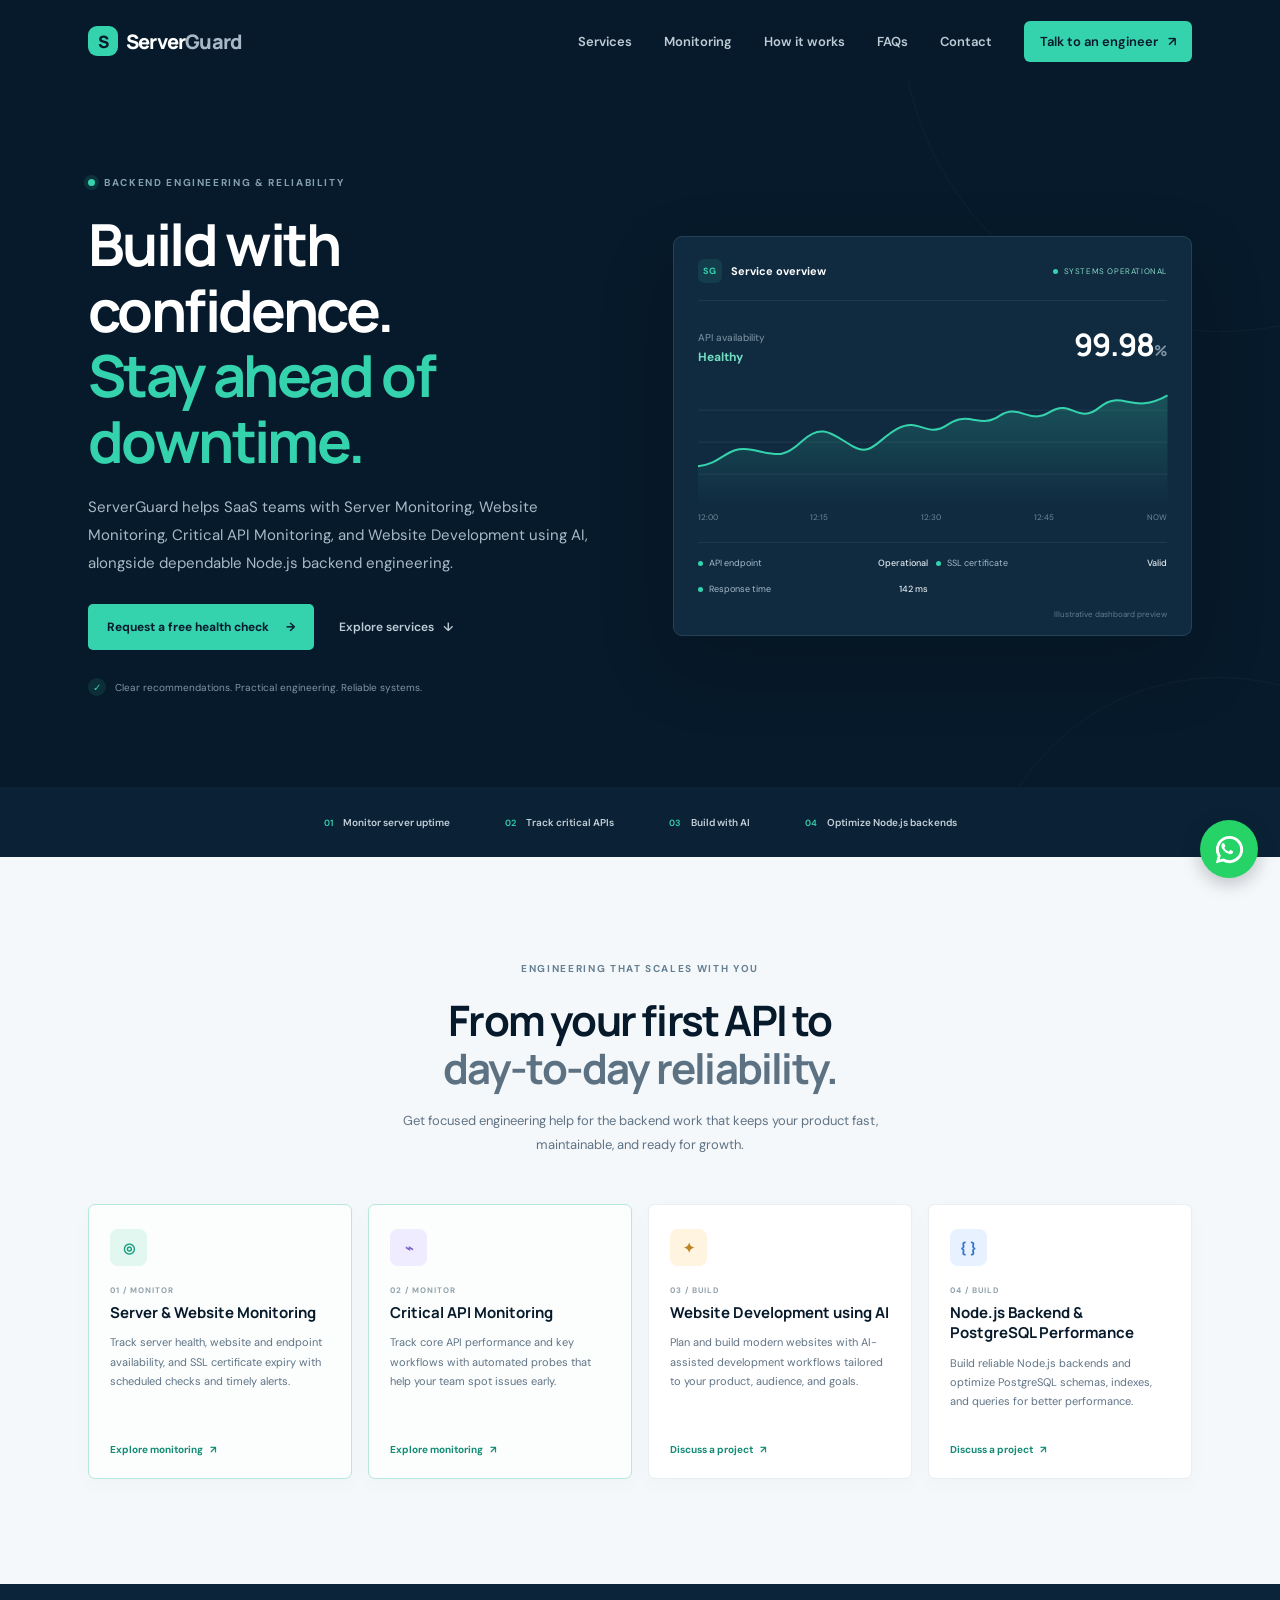
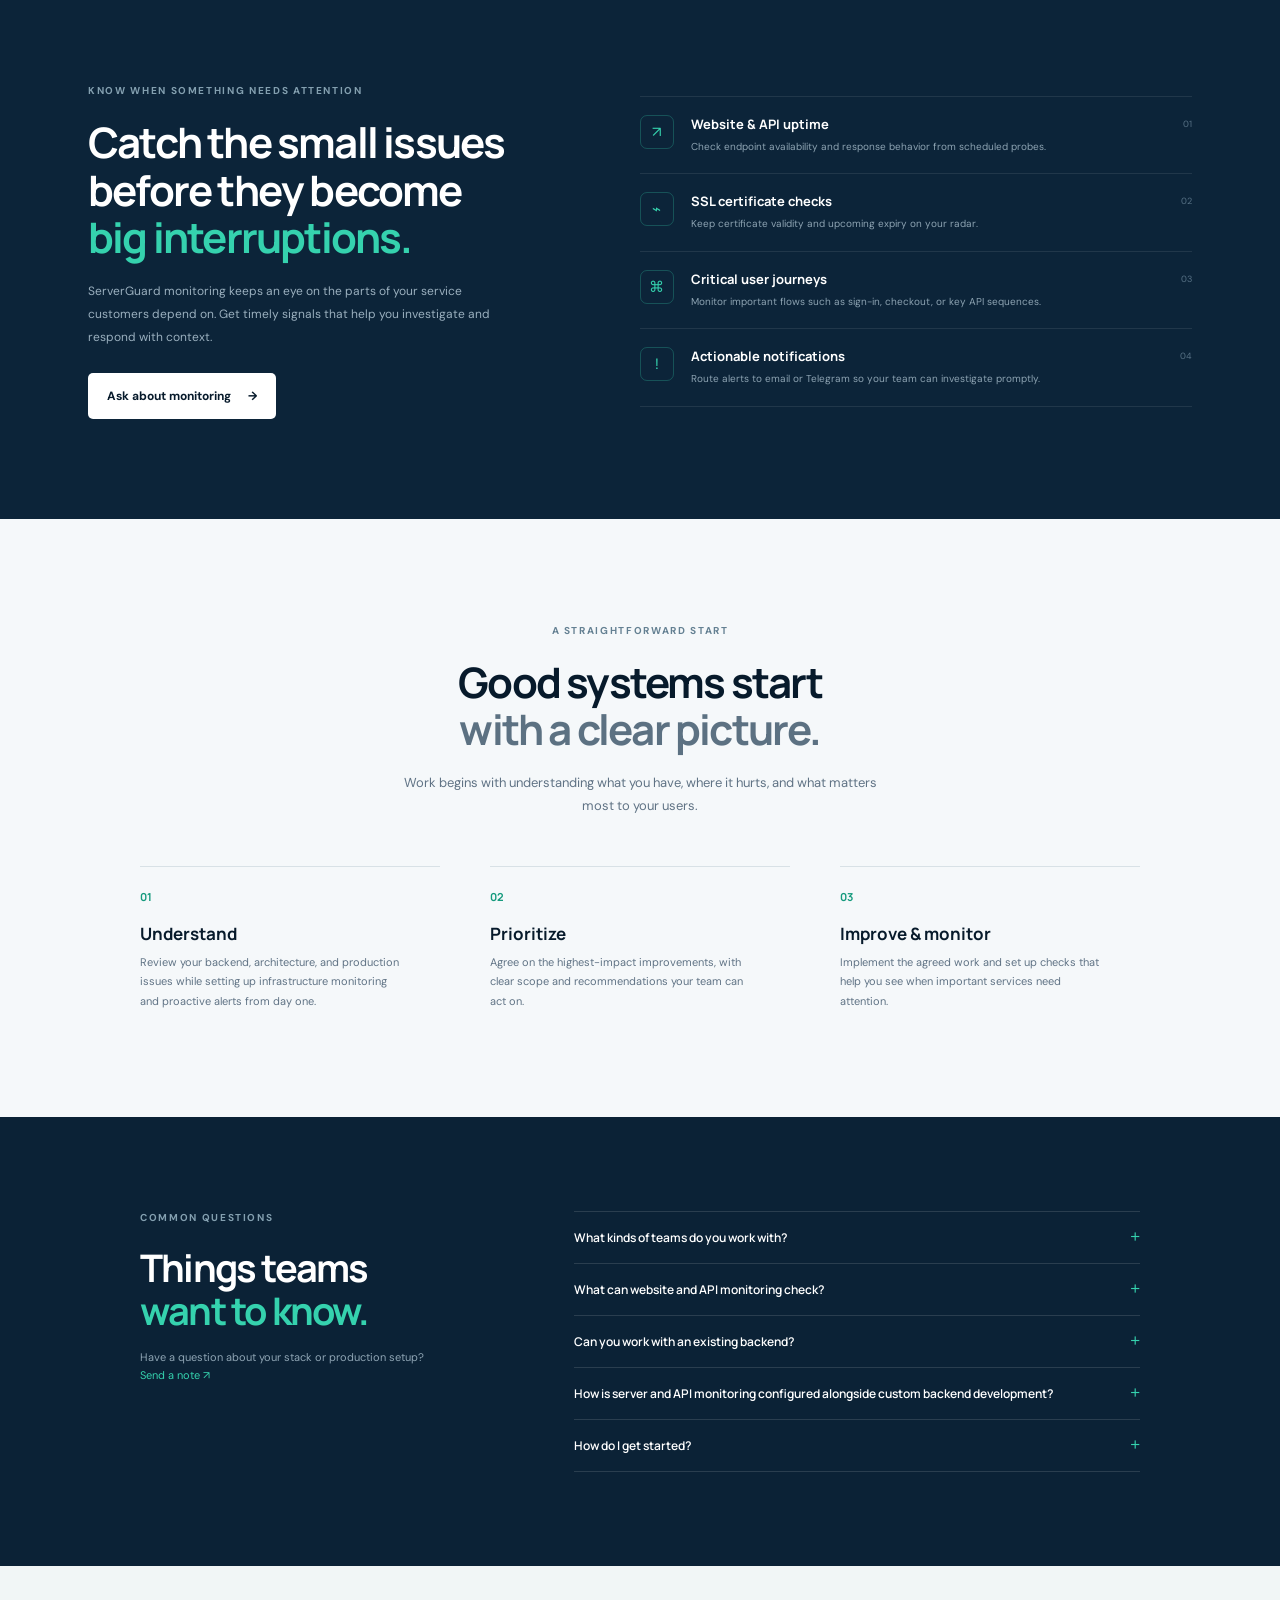
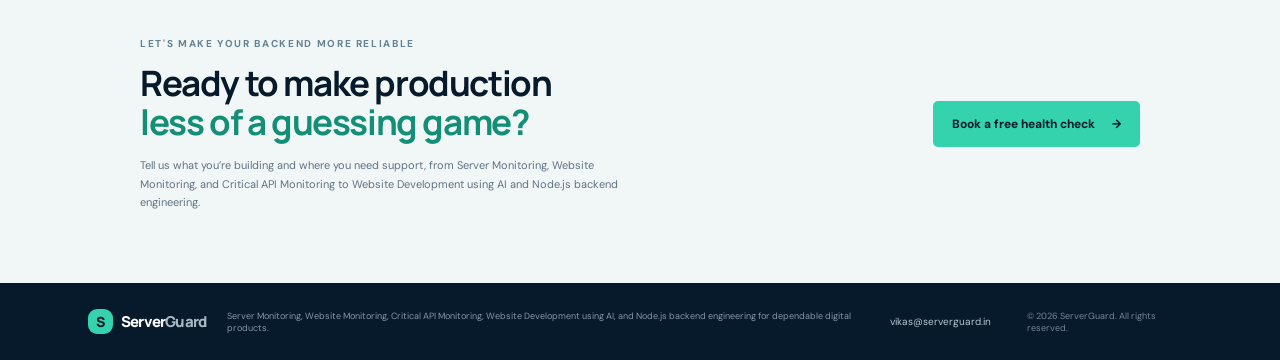
<file: index.html>
<!doctype html>
<html lang="en">
<head>
  <meta charset="utf-8">
  <meta name="viewport" content="width=device-width, initial-scale=1">
  <meta name="theme-color" content="#071a2b">
  <meta name="description" content="ServerGuard provides server, website, and critical API monitoring, AI-assisted website development, and Node.js backend engineering for SaaS teams.">
  <meta name="robots" content="index, follow">
  <link rel="canonical" href="https://serverguard.in/">
  <meta property="og:type" content="website">
  <meta property="og:title" content="ServerGuard | Backend Engineering & Uptime Monitoring">
  <meta property="og:description" content="ServerGuard provides server, website, and critical API monitoring, AI-assisted website development, and Node.js backend engineering for SaaS teams.">
  <meta property="og:url" content="https://serverguard.in/">
  <meta name="twitter:card" content="summary">
  <title>ServerGuard | Node.js Backend Engineering & Uptime Monitoring</title>
  <link rel="preconnect" href="https://fonts.googleapis.com">
  <link rel="preconnect" href="https://fonts.gstatic.com" crossorigin>
  <link href="https://fonts.googleapis.com/css2?family=DM+Sans:wght@400;500;600;700&family=Manrope:wght@500;600;700;800&display=swap" rel="stylesheet">
  <link rel="stylesheet" href="style.css">
  <script type="application/ld+json">
  {
    "@context": "https://schema.org",
    "@type": "ProfessionalService",
    "name": "ServerGuard",
    "url": "https://serverguard.in/",
    "email": "vikas@serverguard.in",
    "description": "ServerGuard provides Server Monitoring, Website Monitoring, Critical API Monitoring, Website Development using AI, and Node.js Backend Engineering for SaaS teams.",
    "areaServed": "Worldwide",
    "serviceType": ["Server Monitoring", "Website Monitoring", "Critical API Monitoring", "Website Development using AI", "Node.js Backend Engineering"],
    "hasOfferCatalog": {
      "@type": "OfferCatalog",
      "name": "ServerGuard Services",
      "itemListElement": [
        { "@type": "Offer", "itemOffered": { "@type": "Service", "name": "Server Monitoring" } },
        { "@type": "Offer", "itemOffered": { "@type": "Service", "name": "Website Monitoring" } },
        { "@type": "Offer", "itemOffered": { "@type": "Service", "name": "Critical API Monitoring" } },
        { "@type": "Offer", "itemOffered": { "@type": "Service", "name": "Website Development using AI" } },
        { "@type": "Offer", "itemOffered": { "@type": "Service", "name": "Node.js Backend Engineering" } }
      ]
    },
    "knowsAbout": ["Server Monitoring", "Website Monitoring", "Critical API Monitoring", "Website Development using AI", "Node.js Backend Engineering", "PostgreSQL optimization", "SSL certificate monitoring"]
  }
  </script>
</head>
<body>
  <a class="skip-link" href="#main">Skip to content</a>
  <header class="site-header">
    <div class="nav-wrap">
      <a class="brand" href="#top" aria-label="ServerGuard home"><span class="brand-mark" aria-hidden="true">S</span>Server<span>Guard</span></a>
      <button class="menu-toggle" type="button" aria-expanded="false" aria-controls="site-nav" aria-label="Open navigation"><span></span><span></span></button>
      <nav id="site-nav" aria-label="Main navigation">
        <a href="#services">Services</a><a href="#monitoring">Monitoring</a><a href="#process">How it works</a><a href="#faq">FAQs</a><a href="#contact">Contact</a>
        <a class="nav-cta" href="mailto:vikas@serverguard.in?subject=Backend%20health%20check">Talk to an engineer <span aria-hidden="true">↗</span></a>
      </nav>
    </div>
  </header>

  <main id="main">
    <section class="hero" id="top">
      <div class="hero-grid">
        <div class="hero-copy">
          <p class="eyebrow"><span class="pulse-dot"></span> BACKEND ENGINEERING & RELIABILITY</p>
          <h1>Build with confidence.<br><span>Stay ahead of downtime.</span></h1>
          <p class="hero-lede">ServerGuard helps SaaS teams with Server Monitoring, Website Monitoring, Critical API Monitoring, and Website Development using AI, alongside dependable Node.js backend engineering.</p>
          <div class="hero-actions">
            <a class="button button-primary" href="mailto:vikas@serverguard.in?subject=Free%20backend%20health%20check">Request a free health check <span aria-hidden="true">→</span></a>
            <a class="text-link" href="#services">Explore services <span aria-hidden="true">↓</span></a>
          </div>
          <div class="hero-proof"><span class="proof-icon" aria-hidden="true">✓</span><span>Clear recommendations. Practical engineering. Reliable systems.</span></div>
        </div>
        <div class="monitor-card" aria-label="Illustration of a healthy service monitoring dashboard">
          <div class="monitor-top"><div><span class="mini-mark">SG</span><strong>Service overview</strong></div><span class="live-label"><i></i> SYSTEMS OPERATIONAL</span></div>
          <div class="uptime-block"><div><span class="muted">API availability</span><strong>Healthy</strong></div><div class="availability">99.98<span>%</span></div></div>
          <div class="chart" aria-hidden="true"><div class="chart-grid"></div><svg viewBox="0 0 500 130" preserveAspectRatio="none"><defs><linearGradient id="fill" x1="0" x2="0" y1="0" y2="1"><stop offset="0" stop-color="#39d6b0" stop-opacity=".23"/><stop offset="1" stop-color="#39d6b0" stop-opacity="0"/></linearGradient></defs><path class="chart-fill" d="M0 90 C28 87 30 68 57 73 S90 83 111 64 S143 57 164 69 S190 63 213 51 S243 62 266 47 S300 52 321 38 S352 48 375 34 S404 48 428 29 S462 38 500 17 V130 H0Z"/><path class="chart-line" d="M0 90 C28 87 30 68 57 73 S90 83 111 64 S143 57 164 69 S190 63 213 51 S243 62 266 47 S300 52 321 38 S352 48 375 34 S404 48 428 29 S462 38 500 17"/></svg></div>
          <div class="chart-labels"><span>12:00</span><span>12:15</span><span>12:30</span><span>12:45</span><span>NOW</span></div>
          <div class="monitor-bottom"><span><i class="status-dot green"></i> API endpoint <b>Operational</b></span><span><i class="status-dot green"></i> SSL certificate <b>Valid</b></span><span><i class="status-dot green"></i> Response time <b>142 ms</b></span></div>
          <p class="demo-note">Illustrative dashboard preview</p>
        </div>
      </div>
      <div class="hero-orb orb-one"></div><div class="hero-orb orb-two"></div>
    </section>

    <section class="trust-strip" aria-label="What we help with"><div><span>01</span> Monitor server uptime</div><div><span>02</span> Track critical APIs</div><div><span>03</span> Build with AI</div><div><span>04</span> Optimize Node.js backends</div></section>

    <section class="section services-section" id="services">
      <div class="section-heading"><p class="eyebrow eyebrow-dark">ENGINEERING THAT SCALES WITH YOU</p><h2>From your first API to<br><span>day-to-day reliability.</span></h2><p>Get focused engineering help for the backend work that keeps your product fast, maintainable, and ready for growth.</p></div>
      <div class="service-grid">
        <article class="service-card featured-card"><div class="service-icon icon-green" aria-hidden="true">◎</div><p class="card-kicker">01 / MONITOR</p><h3>Server &amp; Website Monitoring</h3><p>Track server health, website and endpoint availability, and SSL certificate expiry with scheduled checks and timely alerts.</p><a href="#monitoring">Explore monitoring <span>↗</span></a></article>
        <article class="service-card featured-card"><div class="service-icon icon-violet" aria-hidden="true">⌁</div><p class="card-kicker">02 / MONITOR</p><h3>Critical API Monitoring</h3><p>Track core API performance and key workflows with automated probes that help your team spot issues early.</p><a href="#monitoring">Explore monitoring <span>↗</span></a></article>
        <article class="service-card"><div class="service-icon icon-amber" aria-hidden="true">✦</div><p class="card-kicker">03 / BUILD</p><h3>Website Development using AI</h3><p>Plan and build modern websites with AI-assisted development workflows tailored to your product, audience, and goals.</p><a href="mailto:vikas@serverguard.in?subject=AI%20website%20development">Discuss a project <span>↗</span></a></article>
        <article class="service-card"><div class="service-icon icon-blue" aria-hidden="true">{ }</div><p class="card-kicker">04 / BUILD</p><h3>Node.js Backend &amp; PostgreSQL Performance</h3><p>Build reliable Node.js backends and optimize PostgreSQL schemas, indexes, and queries for better performance.</p><a href="mailto:vikas@serverguard.in?subject=Node.js%20backend%20and%20PostgreSQL%20performance">Discuss a project <span>↗</span></a></article>
      </div>
    </section>

    <section class="monitoring-section" id="monitoring"><div class="monitoring-layout"><div class="monitoring-copy"><p class="eyebrow">KNOW WHEN SOMETHING NEEDS ATTENTION</p><h2>Catch the small issues<br>before they become<br><span>big interruptions.</span></h2><p>ServerGuard monitoring keeps an eye on the parts of your service customers depend on. Get timely signals that help you investigate and respond with context.</p><a class="button button-light" href="mailto:vikas@serverguard.in?subject=ServerGuard%20monitoring">Ask about monitoring <span>→</span></a></div>
      <div class="monitor-list"><article><span class="list-icon">↗</span><div><h3>Website & API uptime</h3><p>Check endpoint availability and response behavior from scheduled probes.</p></div><span class="list-number">01</span></article><article><span class="list-icon">⌁</span><div><h3>SSL certificate checks</h3><p>Keep certificate validity and upcoming expiry on your radar.</p></div><span class="list-number">02</span></article><article><span class="list-icon">⌘</span><div><h3>Critical user journeys</h3><p>Monitor important flows such as sign-in, checkout, or key API sequences.</p></div><span class="list-number">03</span></article><article><span class="list-icon">!</span><div><h3>Actionable notifications</h3><p>Route alerts to email or Telegram so your team can investigate promptly.</p></div><span class="list-number">04</span></article></div></div></section>

    <section class="section process-section" id="process"><div class="section-heading"><p class="eyebrow eyebrow-dark">A STRAIGHTFORWARD START</p><h2>Good systems start<br><span>with a clear picture.</span></h2><p>Work begins with understanding what you have, where it hurts, and what matters most to your users.</p></div><div class="process-grid"><article><span>01</span><h3>Understand</h3><p>Review your backend, architecture, and production issues while setting up infrastructure monitoring and proactive alerts from day one.</p></article><article><span>02</span><h3>Prioritize</h3><p>Agree on the highest-impact improvements, with clear scope and recommendations your team can act on.</p></article><article><span>03</span><h3>Improve & monitor</h3><p>Implement the agreed work and set up checks that help you see when important services need attention.</p></article></div></section>

    <section class="faq-section" id="faq"><div class="faq-layout"><div class="faq-intro"><p class="eyebrow">COMMON QUESTIONS</p><h2>Things teams<br><span>want to know.</span></h2><p>Have a question about your stack or production setup? <a href="mailto:vikas@serverguard.in">Send a note ↗</a></p></div><div class="faq-list">
      <details><summary>What kinds of teams do you work with?<span>+</span></summary><p>ServerGuard works with SaaS teams that need help building, improving, or maintaining Node.js backends and production services.</p></details>
      <details><summary>What can website and API monitoring check?<span>+</span></summary><p>Monitoring can check whether websites and API endpoints respond as expected, track SSL certificate validity, and cover selected critical user journeys. The right checks depend on your application.</p></details>
      <details><summary>Can you work with an existing backend?<span>+</span></summary><p>Yes. Work can start with your current Node.js and PostgreSQL setup, including performance reviews, bug fixes, maintenance, or a monitoring health check.</p></details>
      <details><summary>How is server and API monitoring configured alongside custom backend development?<span>+</span></summary><p>We review your backend, infrastructure, and critical user journeys, then configure server health and API availability and performance checks around your application. Monitoring can be set up alongside custom Node.js backend development, with alerts routed to the right people and refined as the system evolves.</p></details>
      <details><summary>How do I get started?<span>+</span></summary><p>Email a short description of your application and what you want to improve. We can discuss the current setup and agree on a useful next step.</p></details>
    </div></div></section>

    <section class="contact-section" id="contact"><div class="contact-inner"><div><p class="eyebrow">LET'S MAKE YOUR BACKEND MORE RELIABLE</p><h2>Ready to make production<br><span>less of a guessing game?</span></h2><p>Tell us what you’re building and where you need support, from Server Monitoring, Website Monitoring, and Critical API Monitoring to Website Development using AI and Node.js backend engineering.</p></div><a class="button button-primary" href="mailto:vikas@serverguard.in?subject=Free%20backend%20health%20check&body=Hi%20ServerGuard%2C%0A%0AI'd%20like%20to%20discuss%20a%20backend%20health%20check.%0A%0AWebsite%20or%20product%3A%0AWhat%20I%20need%20help%20with%3A%0A">Book a free health check <span>→</span></a></div></section>
  </main>
  <footer><div class="footer-inner"><a class="brand" href="#top"><span class="brand-mark" aria-hidden="true">S</span>Server<span>Guard</span></a><p>Server Monitoring, Website Monitoring, Critical API Monitoring, Website Development using AI, and Node.js backend engineering for dependable digital products.</p><a href="mailto:vikas@serverguard.in">vikas@serverguard.in</a><small>© <span id="year">2026</span> ServerGuard. All rights reserved.</small></div></footer>
  <a class="whatsapp-float" data-whatsapp-chat href="#" target="_blank" rel="noopener noreferrer" aria-label="Chat with ServerGuard on WhatsApp" title="Chat with us on WhatsApp">
    <svg viewBox="0 0 32 32" aria-hidden="true" focusable="false"><path fill="currentColor" d="M19.11 17.53c-.3-.15-1.76-.87-2.03-.97-.27-.1-.47-.15-.67.15-.2.3-.77.97-.94 1.17-.17.2-.35.22-.65.07-.3-.15-1.26-.46-2.4-1.47-.89-.79-1.49-1.76-1.66-2.06-.17-.3-.02-.46.13-.61.13-.13.3-.35.45-.52.15-.17.2-.3.3-.5.1-.2.05-.37-.02-.52-.08-.15-.67-1.62-.92-2.22-.24-.58-.48-.5-.67-.51h-.57c-.2 0-.52.07-.79.37-.27.3-1.04 1.02-1.04 2.49s1.07 2.89 1.22 3.09c.15.2 2.1 3.21 5.08 4.5.71.31 1.27.5 1.7.64.71.23 1.36.2 1.87.12.57-.08 1.76-.72 2.01-1.42.25-.7.25-1.29.17-1.42-.07-.12-.27-.2-.57-.35M16.02 27h-.01a11 11 0 0 1-5.6-1.53l-.4-.24-4.16 1.09 1.11-4.05-.26-.42A10.96 10.96 0 0 1 5 16.01C5 9.95 9.94 5.02 16.03 5.02a10.92 10.92 0 0 1 7.78 3.23 10.92 10.92 0 0 1 3.22 7.78C27.02 22.09 22.08 27 16.02 27M16.02 2C8.27 2 1.97 8.29 1.97 16.01c0 2.48.65 4.9 1.89 7.03L1.85 30.3l7.43-1.95a14.06 14.06 0 0 0 6.73 1.72h.01c7.75 0 14.05-6.29 14.05-14.02a13.94 13.94 0 0 0-4.11-9.94A13.96 13.96 0 0 0 16.02 2Z"/></svg>
  </a>
  <script src="script.js" defer></script>
</body>
</html>
</file>
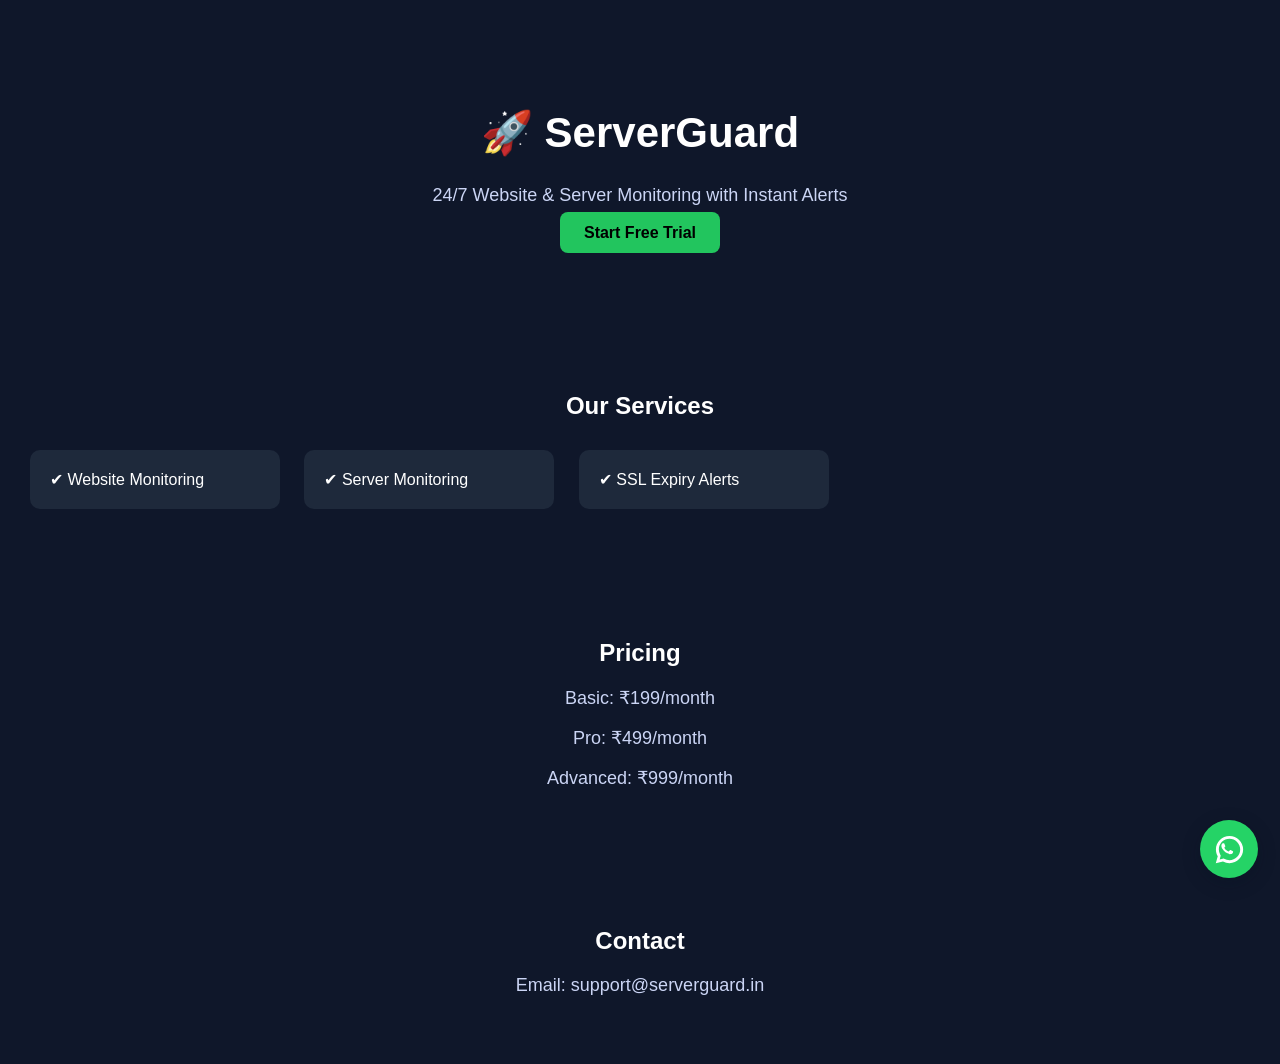
<file: index2.html>
<!DOCTYPE html>
<html>
<head>
    <title>ServerGuard - Website & Server Monitoring</title>
    <meta name="viewport" content="width=device-width, initial-scale=1.0">
    <link rel="stylesheet" href="style.css">
    <style>
        body { font-family: Arial; margin: 0; background: #0f172a; color: white; }
        .container { text-align: center; padding: 80px 20px; }
        h1 { font-size: 42px; }
        p { font-size: 18px; color: #cbd5f5; }
        .btn { 
            background: #22c55e; 
            color: black; 
            padding: 12px 24px; 
            text-decoration: none; 
            border-radius: 8px; 
            font-weight: bold;
        }
        .section { padding: 50px 20px; }
        .card {
            background: #1e293b;
            margin: 10px;
            padding: 20px;
            border-radius: 10px;
            display: inline-block;
            width: 250px;
        }
    </style>
</head>
<body>

<div class="container">
    <h1>🚀 ServerGuard</h1>
    <p>24/7 Website & Server Monitoring with Instant Alerts</p>
    <a class="btn" href="mailto:vikas@serverguard.in">Start Free Trial</a>
</div>

<div class="section">
    <h2 style="text-align:center;">Our Services</h2>
    <div class="card">✔ Website Monitoring</div>
    <div class="card">✔ Server Monitoring</div>
    <div class="card">✔ SSL Expiry Alerts</div>
</div>

<div class="section" style="text-align:center;">
    <h2>Pricing</h2>
    <p>Basic: ₹199/month</p>
    <p>Pro: ₹499/month</p>
    <p>Advanced: ₹999/month</p>
</div>

<div class="section" style="text-align:center;">
    <h2>Contact</h2>
    <p>Email: support@serverguard.in</p>
</div>

<a class="whatsapp-float" data-whatsapp-chat href="#" target="_blank" rel="noopener noreferrer" aria-label="Chat with ServerGuard on WhatsApp" title="Chat with us on WhatsApp">
    <svg viewBox="0 0 32 32" aria-hidden="true" focusable="false"><path fill="currentColor" d="M19.11 17.53c-.3-.15-1.76-.87-2.03-.97-.27-.1-.47-.15-.67.15-.2.3-.77.97-.94 1.17-.17.2-.35.22-.65.07-.3-.15-1.26-.46-2.4-1.47-.89-.79-1.49-1.76-1.66-2.06-.17-.3-.02-.46.13-.61.13-.13.3-.35.45-.52.15-.17.2-.3.3-.5.1-.2.05-.37-.02-.52-.08-.15-.67-1.62-.92-2.22-.24-.58-.48-.5-.67-.51h-.57c-.2 0-.52.07-.79.37-.27.3-1.04 1.02-1.04 2.49s1.07 2.89 1.22 3.09c.15.2 2.1 3.21 5.08 4.5.71.31 1.27.5 1.7.64.71.23 1.36.2 1.87.12.57-.08 1.76-.72 2.01-1.42.25-.7.25-1.29.17-1.42-.07-.12-.27-.2-.57-.35M16.02 27h-.01a11 11 0 0 1-5.6-1.53l-.4-.24-4.16 1.09 1.11-4.05-.26-.42A10.96 10.96 0 0 1 5 16.01C5 9.95 9.94 5.02 16.03 5.02a10.92 10.92 0 0 1 7.78 3.23 10.92 10.92 0 0 1 3.22 7.78C27.02 22.09 22.08 27 16.02 27M16.02 2C8.27 2 1.97 8.29 1.97 16.01c0 2.48.65 4.9 1.89 7.03L1.85 30.3l7.43-1.95a14.06 14.06 0 0 0 6.73 1.72h.01c7.75 0 14.05-6.29 14.05-14.02a13.94 13.94 0 0 0-4.11-9.94A13.96 13.96 0 0 0 16.02 2Z"/></svg>
</a>
<script src="script.js" defer></script>
</body>
</html>
</file>
<file: style.css>
:root{--navy:#071a2b;--navy-2:#0c2439;--ink:#12283c;--muted:#607385;--green:#35d2ae;--paper:#f5f8fa;--white:#fff;--line:#e2e9ee;--sans:'DM Sans',Arial,sans-serif;--display:'Manrope','DM Sans',Arial,sans-serif}
*{box-sizing:border-box}html{scroll-behavior:smooth;scroll-padding-top:88px}body{margin:0;color:var(--ink);font-family:var(--sans);-webkit-font-smoothing:antialiased}a{color:inherit}button,a{-webkit-tap-highlight-color:transparent}.skip-link{position:absolute;top:-60px;left:20px;background:white;padding:12px;z-index:10}.skip-link:focus{top:10px}.site-header{height:82px;background:var(--navy);color:#f4f8fb;position:relative;z-index:5}.nav-wrap{max-width:1160px;height:100%;margin:auto;padding:0 28px;display:flex;align-items:center;justify-content:space-between}.brand{text-decoration:none;font:800 20px var(--display);letter-spacing:-.8px;display:inline-flex;align-items:center;gap:8px;color:white}.brand>span:last-child{margin-left:-8px;color:#a8b8c7}.brand-mark{width:30px;height:30px;border-radius:9px;background:var(--green);display:grid;place-items:center;color:var(--navy);font:800 17px var(--display)}nav{display:flex;align-items:center;gap:32px}nav a{text-decoration:none;color:#bdcbd5;font-size:13px;font-weight:600;transition:color .2s}nav a:hover{color:white}.nav-cta{color:var(--navy);background:var(--green);padding:12px 16px;border-radius:6px}.nav-cta:hover{color:var(--navy);background:#6ce3c7}.nav-cta span{margin-left:7px}.menu-toggle{display:none}
.hero{background:var(--navy);color:white;position:relative;overflow:hidden;padding:94px 28px 91px}.hero-grid{max-width:1104px;margin:auto;display:grid;grid-template-columns:1fr 1fr;align-items:center;gap:65px;position:relative;z-index:1}.hero-copy{max-width:560px}.eyebrow{color:#84a0b0;font-size:10px;font-weight:700;letter-spacing:1.65px;margin:0 0 22px;display:flex;align-items:center;gap:9px}.pulse-dot{width:7px;height:7px;background:var(--green);border-radius:50%;box-shadow:0 0 0 4px #35d2ae20}.hero h1,.section-heading h2,.monitoring-copy h2,.faq-intro h2,.contact-inner h2{font:700 clamp(39px,5vw,58px)/1.13 var(--display);letter-spacing:-2.6px;margin:0}.hero h1 span,.monitoring-copy h2 span,.section-heading h2 span,.faq-intro h2 span,.contact-inner h2 span{color:var(--green)}.hero-lede{color:#a7bac8;font-size:15px;line-height:1.85;max-width:510px;margin:21px 0 27px}.hero-actions{display:flex;align-items:center;gap:25px}.button{padding:15px 19px;text-decoration:none;font-size:12px;font-weight:700;border-radius:5px;display:inline-flex;align-items:center;gap:17px;transition:transform .2s,background .2s}.button:hover{transform:translateY(-2px)}.button-primary{background:var(--green);color:var(--navy)}.button-primary:hover{background:#6ce3c7}.text-link{text-decoration:none;color:#c0cdd6;font-size:12px;font-weight:600}.text-link span{padding-left:6px}.hero-proof{display:flex;align-items:center;gap:9px;color:#8095a5;font-size:10px;margin-top:28px}.proof-icon{background:#35d2ae1c;color:var(--green);width:18px;height:18px;border-radius:50%;display:grid;place-items:center}.hero-orb{position:absolute;border:1px solid #8aa2b30e;border-radius:50%;pointer-events:none}.orb-one{width:640px;height:640px;right:-260px;top:-390px}.orb-two{width:480px;height:480px;right:-180px;bottom:-370px}
.monitor-card{background:#102b40;border:1px solid #244257;border-radius:9px;padding:22px 24px 16px;box-shadow:0 28px 75px #0003;position:relative}.monitor-top,.monitor-top>div{display:flex;align-items:center}.monitor-top{justify-content:space-between;border-bottom:1px solid #ffffff10;padding-bottom:17px}.monitor-top>div{gap:9px;font-size:11px}.mini-mark{width:24px;height:24px;background:#35d2ae1c;color:var(--green);border-radius:6px;display:grid;place-items:center;font-size:9px;font-weight:700}.live-label{font-size:8px;letter-spacing:.6px;color:#84d9c4;display:flex;align-items:center;gap:6px}.live-label i{width:5px;height:5px;background:var(--green);border-radius:50%}.uptime-block{display:flex;justify-content:space-between;align-items:end;margin:22px 0 14px}.uptime-block>div:first-child{display:grid;gap:5px}.muted{font-size:10px;color:#8197a7}.uptime-block strong{font-size:12px;color:#72dfc3}.availability{font:700 31px var(--display);letter-spacing:-1px}.availability span{font-size:15px;color:#8197a7}.chart{height:126px;position:relative}.chart-grid{position:absolute;inset:0;background:repeating-linear-gradient(to bottom,transparent 0,transparent 30px,#ffffff0b 31px,#ffffff0b 32px)}.chart svg{width:100%;height:100%;position:relative;overflow:visible}.chart-fill{fill:url(#fill)}.chart-line{fill:none;stroke:var(--green);stroke-width:2;vector-effect:non-scaling-stroke}.chart-labels{display:flex;justify-content:space-between;color:#708797;font-size:8px;margin-top:7px}.monitor-bottom{margin-top:20px;padding-top:14px;border-top:1px solid #ffffff10;display:grid;grid-template-columns:1fr 1fr;gap:14px 8px}.monitor-bottom span{font-size:9px;color:#a7bac8;display:flex;align-items:center;gap:6px}.monitor-bottom b{font-size:9px;color:#e0e9ee;margin-left:auto;font-weight:500}.status-dot{width:5px;height:5px;border-radius:50%}.green{background:var(--green)}.demo-note{text-align:right;color:#607b8d;font-size:8px;margin:14px 0 0}
.trust-strip{min-height:70px;background:#0b2236;color:#c4d0d9;display:flex;justify-content:center;align-items:center;gap:55px;padding:15px 24px;font-size:10px;font-weight:600}.trust-strip div{white-space:nowrap}.trust-strip span{color:var(--green);font-size:9px;margin-right:8px}
.section{padding:105px 28px}.services-section,.process-section{background:var(--paper)}.section-heading{text-align:center;max-width:610px;margin:0 auto 48px}.eyebrow-dark{color:#648092;justify-content:center}.section-heading h2,.faq-intro h2{font-size:42px;color:var(--navy);letter-spacing:-1.8px}.section-heading h2 span,.faq-intro h2 span{color:#5c7182}.section-heading>p:last-child{color:var(--muted);font-size:13px;line-height:1.8;margin:17px auto 0;max-width:490px}.service-grid{max-width:1104px;margin:auto;display:grid;grid-template-columns:repeat(4,1fr);gap:16px}.service-card{background:white;border:1px solid #e8eef1;border-radius:7px;padding:24px 21px 22px;min-height:275px;display:flex;flex-direction:column;box-shadow:0 6px 22px #19354a06;transition:transform .2s,box-shadow .2s}.service-card:hover{transform:translateY(-4px);box-shadow:0 14px 35px #19354a12}.featured-card{border-color:#b6e8dc;background:#fbfefd}.service-icon{width:37px;height:37px;border-radius:8px;display:grid;place-items:center;font-weight:700;font-size:14px}.icon-blue{background:#e8f1ff;color:#3475d4}.icon-violet{background:#f0ecff;color:#8066c6}.icon-amber{background:#fff4df;color:#bd8527}.icon-green{background:#e1f7f0;color:#189d7f}.card-kicker{font-size:8px;color:#91a1ac;letter-spacing:1px;font-weight:700;margin:19px 0 8px}.service-card h3{font:700 15px/1.35 var(--display);color:var(--navy);margin:0}.service-card>p:not(.card-kicker){font-size:11px;line-height:1.75;color:var(--muted);margin:10px 0 15px}.service-card>a{margin-top:auto;color:#138c75;text-decoration:none;font-size:10px;font-weight:700}.service-card>a span{margin-left:5px}
.monitoring-section{background:var(--navy-2);color:white;padding:100px 28px}.monitoring-layout{max-width:1104px;margin:auto;display:grid;grid-template-columns:.9fr 1.1fr;gap:100px;align-items:center}.monitoring-copy h2{font-size:42px;letter-spacing:-1.8px}.monitoring-copy>p:not(.eyebrow){font-size:12px;line-height:1.9;color:#9aafbe;max-width:420px;margin:19px 0 24px}.button-light{background:white;color:var(--navy)}.button-light:hover{background:#e6fff8}.monitor-list article{display:grid;grid-template-columns:37px 1fr 25px;gap:14px;align-items:start;padding:18px 0;border-bottom:1px solid #ffffff16}.monitor-list article:first-child{border-top:1px solid #ffffff16}.list-icon{width:34px;height:34px;border:1px solid #35d2ae44;color:var(--green);border-radius:7px;display:grid;place-items:center;font-size:15px}.monitor-list h3{font:700 13px var(--display);margin:0 0 6px}.monitor-list p{font-size:10px;color:#8da3b2;line-height:1.65;margin:0}.list-number{color:#577185;font-size:9px;text-align:right;padding-top:3px}
.process-grid{max-width:1000px;margin:auto;display:grid;grid-template-columns:repeat(3,1fr);gap:50px}.process-grid article{border-top:1px solid #d8e1e6;padding-top:18px}.process-grid article>span{font:700 11px var(--display);color:#159a7d}.process-grid h3{font:700 17px var(--display);color:var(--navy);margin:16px 0 8px}.process-grid p{color:var(--muted);font-size:11px;line-height:1.8;margin:0;max-width:260px}
.faq-section{background:#0b2236;color:white;padding:94px 28px}.faq-layout{max-width:1000px;margin:auto;display:grid;grid-template-columns:.75fr 1.25fr;gap:95px}.faq-intro h2{color:white;font-size:38px}.faq-intro h2 span{color:var(--green)}.faq-intro>p:last-child{color:#8fa5b4;font-size:11px;line-height:1.7;margin-top:16px}.faq-intro>p:last-child a{color:var(--green);text-decoration:none;white-space:nowrap}.faq-list details{border-bottom:1px solid #ffffff20;padding:17px 0}.faq-list details:first-child{border-top:1px solid #ffffff20}.faq-list summary{cursor:pointer;list-style:none;font:600 12px var(--display);display:flex;justify-content:space-between;gap:20px}.faq-list summary::-webkit-details-marker{display:none}.faq-list summary span{color:var(--green);font-size:18px;font-weight:400;line-height:14px}.faq-list details[open] summary span{transform:rotate(45deg)}.faq-list details p{color:#9bb0bd;font-size:11px;line-height:1.8;margin:13px 20px 0 0}
.contact-section{background:#f1f6f6;padding:71px 28px}.contact-inner{max-width:1000px;margin:auto;display:flex;justify-content:space-between;align-items:center;gap:35px}.contact-inner .eyebrow{color:#638294;margin-bottom:14px}.contact-inner h2{color:var(--navy);font-size:35px;letter-spacing:-1.4px}.contact-inner h2 span{color:#138f77}.contact-inner>div>p:last-child{color:var(--muted);font-size:11px;line-height:1.7;max-width:480px;margin:13px 0 0}.contact-inner .button{white-space:nowrap}
footer{background:var(--navy);color:white;padding:26px 28px}.footer-inner{max-width:1104px;margin:auto;display:flex;align-items:center;gap:21px}.footer-inner .brand{font-size:15px}.footer-inner .brand-mark{width:25px;height:25px;font-size:14px}.footer-inner>p{font-size:9px;color:#8398a7;margin:0 auto 0 0}.footer-inner>a:not(.brand){font-size:10px;text-decoration:none;color:#b8c7d0}.footer-inner small{color:#718797;font-size:9px;margin-left:15px}
.whatsapp-float{position:fixed;z-index:20;right:max(22px,env(safe-area-inset-right));bottom:var(--whatsapp-bottom,max(22px,env(safe-area-inset-bottom)));width:58px;height:58px;border-radius:50%;display:grid;place-items:center;background:#25d366;color:#fff;box-shadow:0 5px 18px #00111e40;text-decoration:none;animation:whatsapp-pulse 2.4s ease-out infinite;transition:bottom .2s,transform .2s,box-shadow .2s}.whatsapp-float svg{width:31px;height:31px}.whatsapp-float:hover{transform:translateY(-3px);box-shadow:0 8px 24px #00111e55}.whatsapp-float:focus-visible{outline:3px solid #fff;outline-offset:3px}@keyframes whatsapp-pulse{0%,65%,100%{box-shadow:0 5px 18px #00111e40,0 0 0 0 #25d36655}30%{box-shadow:0 5px 18px #00111e40,0 0 0 10px #25d36600}}@media(max-width:700px){.whatsapp-float{right:max(17px,env(safe-area-inset-right));bottom:var(--whatsapp-bottom,max(17px,env(safe-area-inset-bottom)));width:54px;height:54px}.whatsapp-float svg{width:29px;height:29px}}@media(prefers-reduced-motion:reduce){.whatsapp-float{animation:none}}
@media(max-width:950px){.hero-grid{gap:35px}.hero h1{font-size:48px}.trust-strip{gap:22px}.service-grid{grid-template-columns:repeat(2,1fr)}.monitoring-layout{gap:55px}.faq-layout{gap:55px}}
@media(max-width:700px){html{scroll-padding-top:70px}.site-header{height:70px}.nav-wrap{padding:0 21px}.menu-toggle{display:flex;flex-direction:column;gap:5px;border:0;background:none;padding:10px;cursor:pointer}.menu-toggle span{height:2px;width:21px;background:#dbe6ec;border-radius:2px}.site-header nav{display:none;position:absolute;top:70px;left:0;right:0;padding:18px 22px 22px;background:#0b2236;align-items:stretch;gap:0;flex-direction:column;box-shadow:0 12px 20px #00111e33}.site-header nav.is-open{display:flex}.site-header nav a{padding:13px 2px;border-bottom:1px solid #ffffff12}.site-header nav .nav-cta{margin-top:13px;text-align:center;border:0;padding:13px}.hero{padding:69px 22px 62px}.hero-grid{grid-template-columns:1fr;gap:42px}.hero h1{font-size:clamp(39px,10vw,51px);letter-spacing:-2px}.hero-lede{font-size:13px}.hero-actions{gap:18px;flex-wrap:wrap}.button{font-size:11px;padding:14px 15px}.monitor-card{padding:18px 16px 14px}.trust-strip{display:grid;grid-template-columns:1fr 1fr;gap:16px;padding:20px 22px;font-size:9px}.section{padding:75px 22px}.section-heading{margin-bottom:35px}.section-heading h2,.monitoring-copy h2{font-size:35px}.section-heading>p:last-child{font-size:12px}.service-grid{gap:11px}.service-card{padding:19px 16px;min-height:278px}.service-card h3{font-size:13px}.service-card>p:not(.card-kicker){font-size:10px}.monitoring-section{padding:73px 22px}.monitoring-layout{grid-template-columns:1fr;gap:38px}.monitoring-copy>p:not(.eyebrow){font-size:11px}.process-grid{grid-template-columns:1fr;gap:24px}.process-grid article{padding-top:14px}.process-grid h3{margin:10px 0 6px}.process-grid p{max-width:none}.faq-section{padding:72px 22px}.faq-layout{grid-template-columns:1fr;gap:28px}.faq-intro h2{font-size:34px}.contact-section{padding:58px 22px}.contact-inner{align-items:flex-start;flex-direction:column}.contact-inner h2{font-size:31px}.footer-inner{align-items:flex-start;flex-wrap:wrap;gap:12px 18px}.footer-inner>p{width:calc(100% - 120px);margin:4px 0 0}.footer-inner>a:not(.brand){margin-left:0}.footer-inner small{margin-left:auto}}
@media(max-width:390px){.service-grid{grid-template-columns:1fr}.service-card{min-height:unset}.service-card>a{margin-top:10px}.monitor-bottom{grid-template-columns:1fr}.trust-strip{font-size:8px}.hero-proof{align-items:flex-start;line-height:1.5}}
@media(prefers-reduced-motion:reduce){*,*::before,*::after{scroll-behavior:auto!important;transition:none!important}}
</file>
